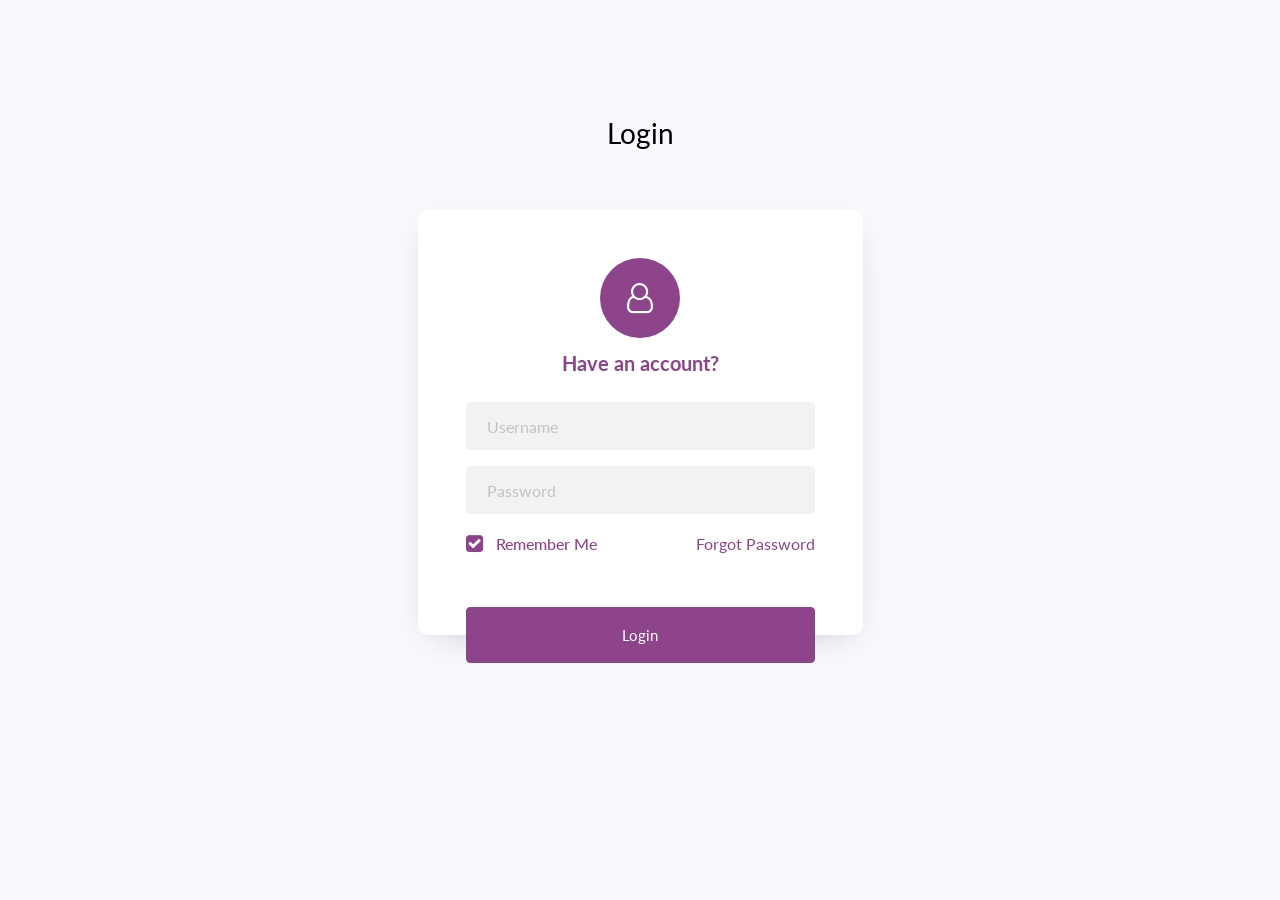
<file: templates/signin.html>
<!doctype html>
<html lang="en">
  <head>
  	<title>Login</title>
    <meta charset="utf-8">
    <meta name="viewport" content="width=device-width, initial-scale=1, shrink-to-fit=no">

	<link href="https://fonts.googleapis.com/css?family=Lato:300,400,700&display=swap" rel="stylesheet">

	<link rel="stylesheet" href="https://stackpath.bootstrapcdn.com/font-awesome/4.7.0/css/font-awesome.min.css">
	
	<link rel="stylesheet" href="static/assets/css/style.css">

	</head>
	<body>
	<section class="ftco-section">
		<div class="container">
			<div class="row justify-content-center">
				<div class="col-md-6 text-center mb-5">
					<h2 class="heading-section">Login</h2>
				</div>
			</div>
			<div class="row justify-content-center">
				<div class="col-md-6 col-lg-5">
					<div class="login-wrap p-4 p-md-5">
		      	<div class="icon d-flex align-items-center justify-content-center">
		      		<span class="fa fa-user-o"></span>
		      	</div>
		      	<h3 class="text-center mb-4">Have an account?</h3>
			  <form action="/signin" method="GET" class="login-form">
		      		<div class="form-group">
		      			<input type="text" name="user" class="form-control rounded-left" placeholder="Username" required>
		      		</div>
					<div class="form-group d-flex">
					<input type="password" name="password" class="form-control rounded-left" placeholder="Password" required>
					</div>
	            <div class="form-group d-md-flex">
	            	<div class="w-50">
	            		<label class="checkbox-wrap checkbox-primary">Remember Me
									  <input type="checkbox" checked>
									  <span class="checkmark"></span>
									</label>
								</div>
								<div class="w-50 text-md-right">
									<a href="#">Forgot Password</a>
								</div>
	            </div>
	            <div class="form-group">
	            	<button type="submit" class="btn btn-primary rounded submit p-3 px-5">Login</button>
	            </div>
	          </form>
	        </div>
				</div>
			</div>
		</div>
	</section>

	<script src="static/assets/js/jquery.min.js"></script>
  <script src="static/assets/js/popper.js"></script>
  <script src="static/assets/js/bootstrap.min.js"></script>
  <script src="static/assets/js/main.js"></script>

	</body>
</html>
</file>
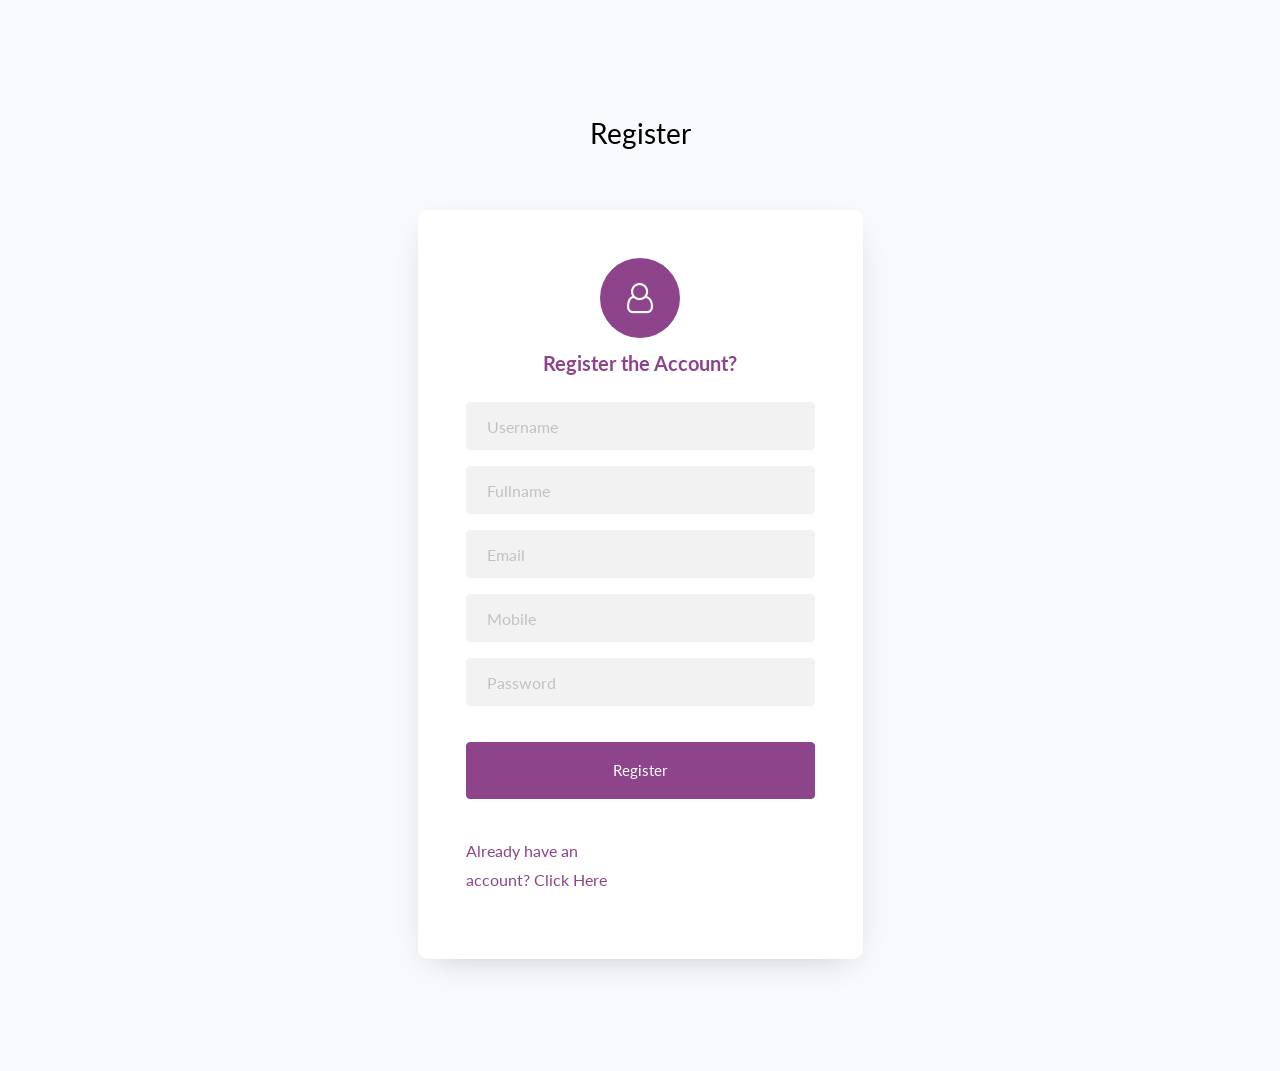
<file: templates/signup.html>
<!doctype html>
<html lang="en">
  <head>
  	<title>Logon</title>
    <meta charset="utf-8">
    <meta name="viewport" content="width=device-width, initial-scale=1, shrink-to-fit=no">

	<link href="https://fonts.googleapis.com/css?family=Lato:300,400,700&display=swap" rel="stylesheet">

	<link rel="stylesheet" href="https://stackpath.bootstrapcdn.com/font-awesome/4.7.0/css/font-awesome.min.css">
	
	<link rel="stylesheet" href="static/assets/css/style.css">

	</head>
	<body>
	<section class="ftco-section">
		<div class="container">
			<div class="row justify-content-center">
				<div class="col-md-6 text-center mb-5">
					<h2 class="heading-section">Register</h2>
				</div>
			</div>
			<div class="row justify-content-center">
				<div class="col-md-6 col-lg-5">
					<div class="login-wrap p-4 p-md-5">
		      	<div class="icon d-flex align-items-center justify-content-center">
		      		<span class="fa fa-user-o"></span>
		      	</div>
		      	<h3 class="text-center mb-4">Register the Account?</h3>
			  <form action="/signup" method="GET" class="login-form">
		      		<div class="form-group">
		      			<input type="text" name="user" class="form-control rounded-left" placeholder="Username" required>
		      		</div>
					<div class="form-group">
						<input type="text" name="name" class="form-control rounded-left" placeholder="Fullname" required>
					</div>

					<div class="form-group">
						<input type="text" name="email" class="form-control rounded-left" placeholder="Email" required>
					</div>

					<div class="form-group">
						<input type="text" name="mobile" class="form-control rounded-left" placeholder="Mobile" required>
					</div>

					<div class="form-group d-flex">
					<input type="password" name="password" class="form-control rounded-left" placeholder="Password" required>
					</div>
	            
	            <div class="form-group">
	            	<button type="submit" class="btn btn-primary rounded submit p-3 px-5">Register</button>
	            </div>
				<br><br><br><br>
				<div class="form-group d-md-flex">
	            	<div class="w-50">
	            
								
									<a href="/login">Already have an account? <span>Click Here</span></a>
								
	            </div>
	          </form>
	        </div>
				</div>
			</div>
		</div>
	</section>

	<script src="static/assets/js/jquery.min.js"></script>
  <script src="static/assets/js/popper.js"></script>
  <script src="static/assets/js/bootstrap.min.js"></script>
  <script src="static/assets/js/main.js"></script>

	</body>
</html>
</file>
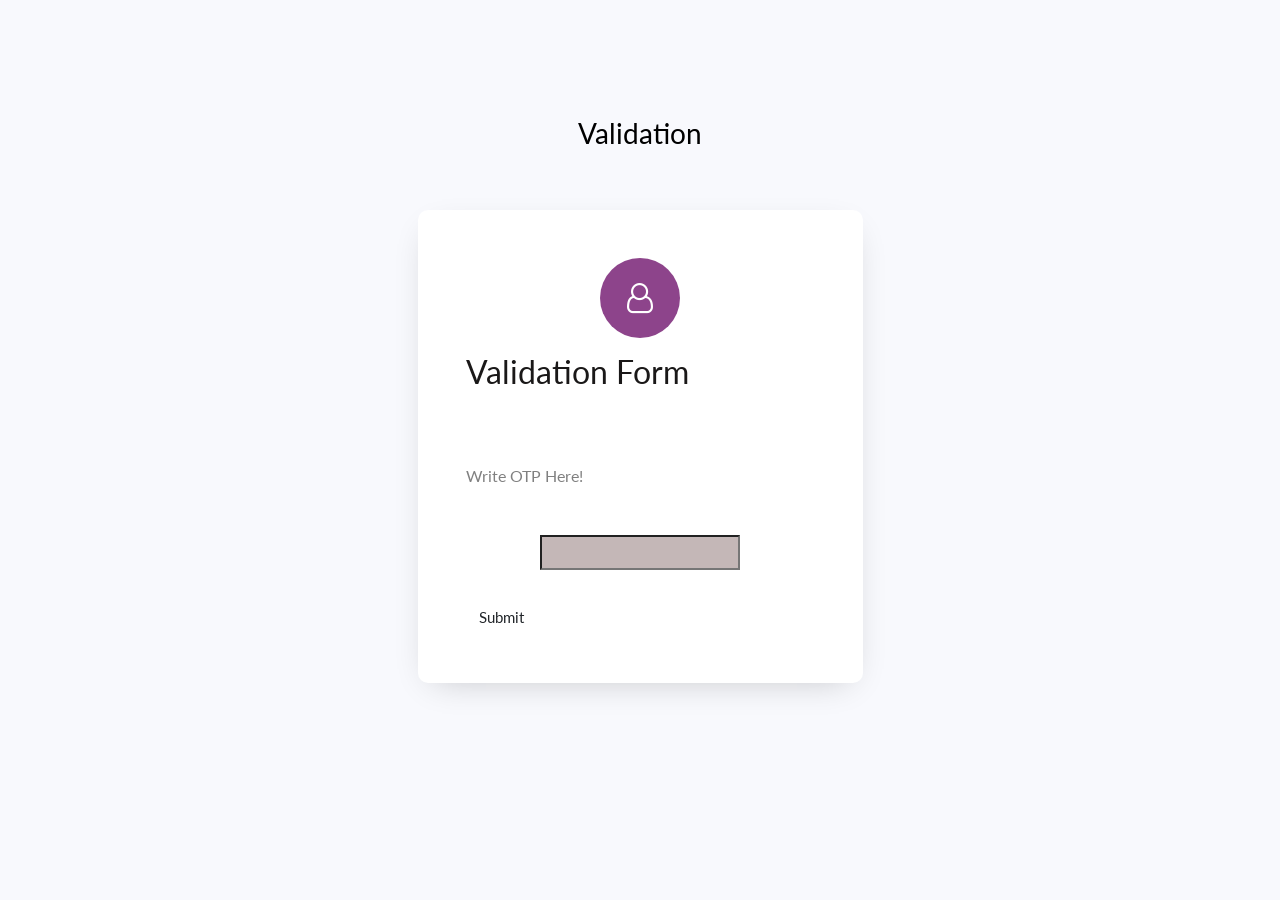
<file: templates/val.html>
<!doctype html>
<html lang="en">
  <head>
  	<title>Validation</title>
    <meta charset="utf-8">
    <meta name="viewport" content="width=device-width, initial-scale=1, shrink-to-fit=no">

	<link href="https://fonts.googleapis.com/css?family=Lato:300,400,700&display=swap" rel="stylesheet">

	<link rel="stylesheet" href="https://stackpath.bootstrapcdn.com/font-awesome/4.7.0/css/font-awesome.min.css">
	
	<link rel="stylesheet" href="static/assets/css/style.css">

	</head>
	<body>
	<section class="ftco-section">
		<div class="container">
			<div class="row justify-content-center">
				<div class="col-md-6 text-center mb-5">
					<h2 class="heading-section">Validation</h2>
				</div>
			</div>
			<div class="row justify-content-center">
				<div class="col-md-6 col-lg-5">
					<div class="login-wrap p-4 p-md-5">
		      	<div class="icon d-flex align-items-center justify-content-center">
		      		<span class="fa fa-user-o"></span>
		      	</div>
		      	
                    <h2 style="color: rgb(26, 24, 24);">Validation Form</h2><br><br>
                    <p> Write OTP Here!</p> <br>
                    <form action="{{ url_for('predict1') }}" method="POST">
                      
                      <div style="text-align: center;">
                        <input type="text" name="message" required="required" style="font-size: 12pt; width: 200px; background-color: #c4b7b7; color: #333;">
                      </div>
                      <br />
                      <div class="p-t-15">
                        <button class="btn btn--radius-2 btn--blue" type="submit">Submit</button>
                      </div>
                    </form>
                    
                  </div>
                </div>
              </div>
            </div>
          </section>
        
          <script src="static/assets/js/jquery.min.js"></script>
          <script src="static/assets/js/popper.js"></script>
          <script src="static/assets/js/bootstrap.min.js"></script>
          <script src="static/assets/js/main.js"></script>
        
          </body>
        </html>
</file>
